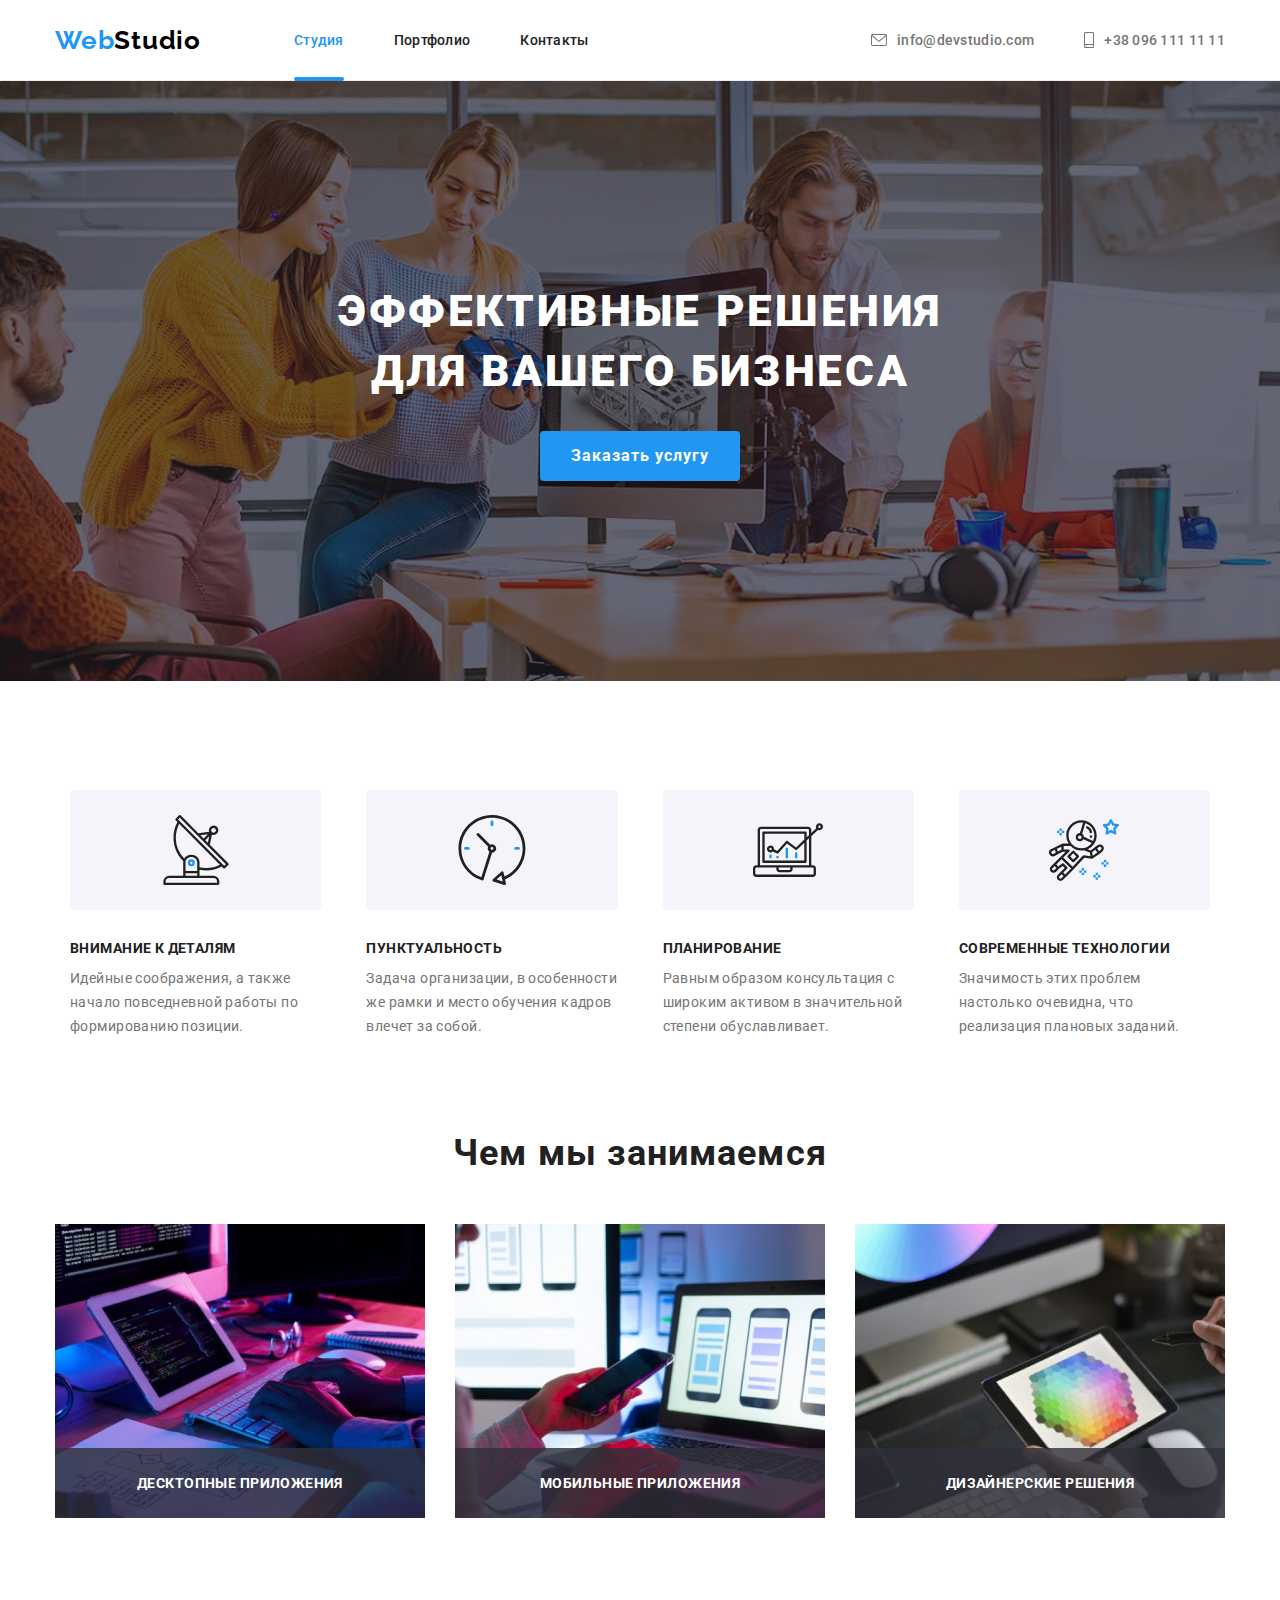
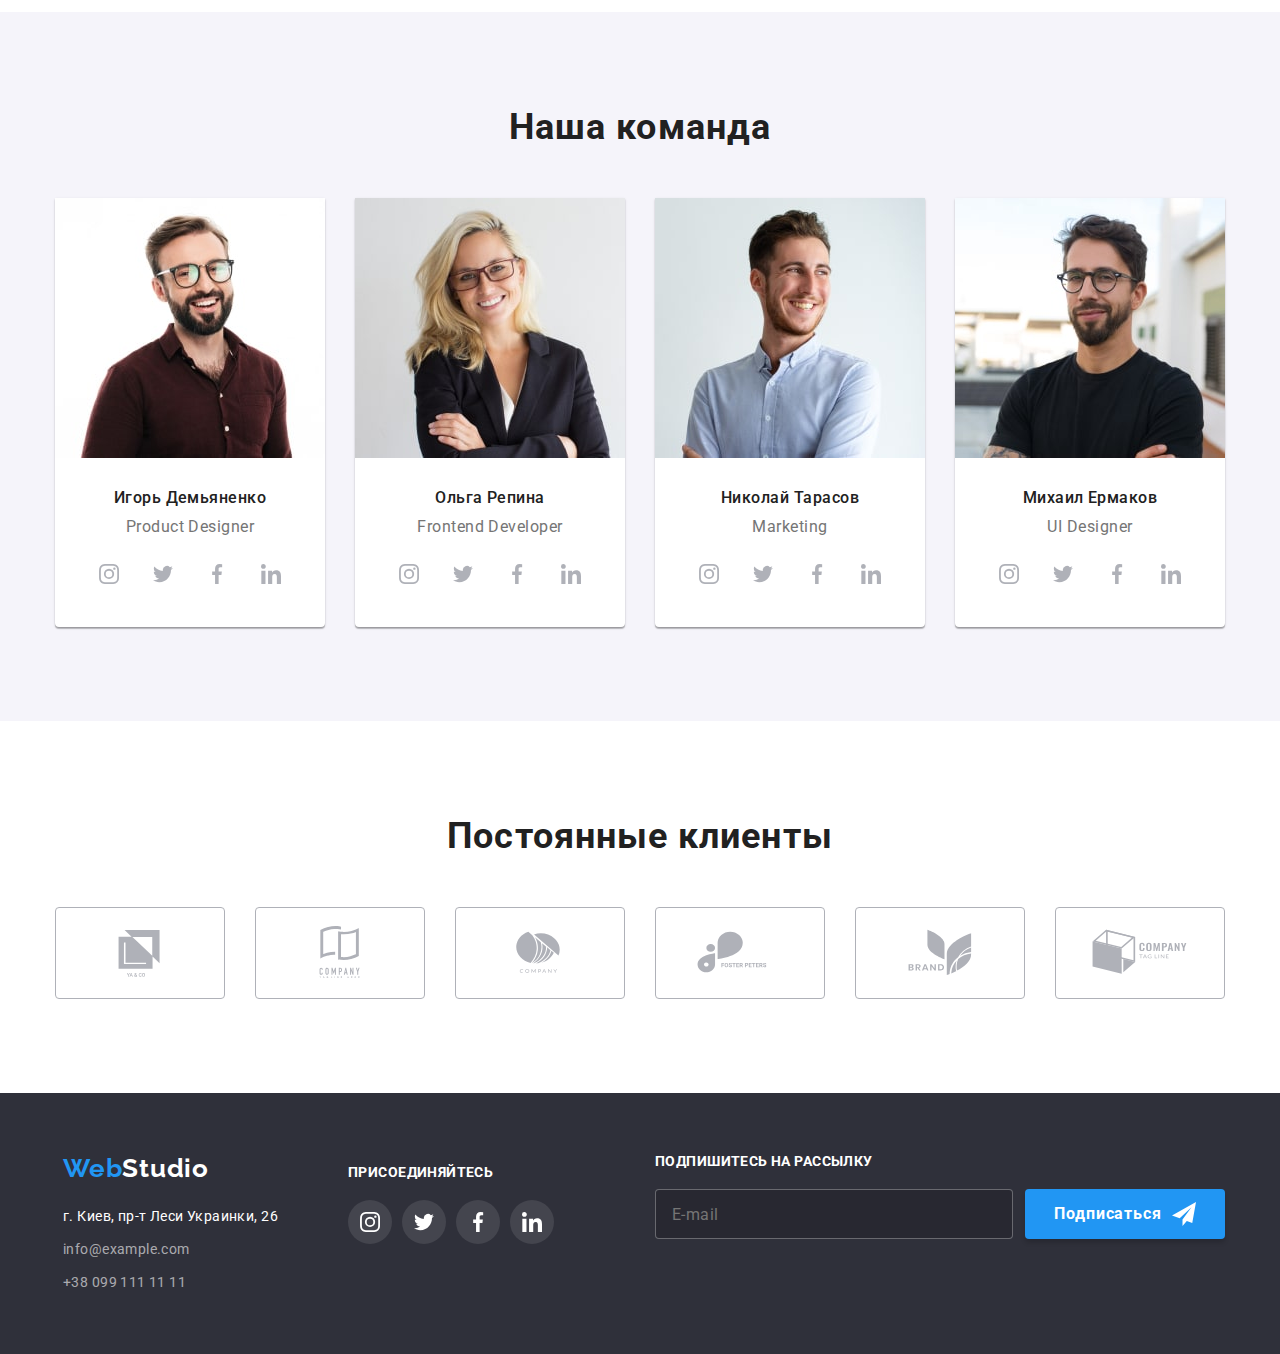
<file: index.html>
<!DOCTYPE html>
<html lang="ru">
    <head>
        <meta charset="UTF-8" />
        <meta http-equiv="X-UA-Compatible" content="IE=edge" />
        <meta name="viewport" content="width=device-width, initial-scale=1.0" />
        <title>goit-markup-hw-08</title>
        <link
            rel="stylesheet"
            href="https://cdnjs.cloudflare.com/ajax/libs/modern-normalize/1.1.0/modern-normalize.min.css"
        />
        <link rel="preconnect" href="https://fonts.googleapis.com" />
        <link rel="preconnect" href="https://fonts.gstatic.com" crossorigin />
        <link
            href="https://fonts.googleapis.com/css2?family=Raleway:wght@700&family=Roboto:wght@400;500;700;900&display=swap"
            rel="stylesheet"
        />
        <link rel="stylesheet" href="./css/main.min.css" />
    </head>

    <body>
        <!-- Шапка -->
        <header class="header">
            <div class="container header__container">
                <nav class="header__nav">
                    <div class="mobile-header">
                        <a class="logo header__logo" href="" lang="en"
                            >Web<span class="header__logo--color">Studio</span>
                        </a>
                        <button
                            class="menu-toggle"
                            type="button"
                            aria-expanded="false"
                            aria-controls="mobile-menu"
                            data-menu-open
                        >
                            <svg class="menu-toggle__icon" width="24" height="16">
                                <use href="./images/icons.svg#icon-open"></use>
                            </svg>
                        </button>
                    </div>
                    <ul class="site-nav__list">
                        <li class="site-nav__item">
                            <a class="site-nav__link site-nav__link--active" href="./index.html">Студия</a>
                        </li>

                        <li class="site-nav__item">
                            <a class="site-nav__link" href="./portfolio.html">Портфолио</a>
                        </li>

                        <li class="site-nav__item">
                            <a class="site-nav__link" href="">Контакты</a>
                        </li>
                    </ul>
                </nav>

                <ul class="header-contacts">
                    <li class="header-contacts__item">
                        <a class="header-contacts__link" href="mailto:info@devstudio.com">
                            <svg class="header-contacts__icon header-contacts__icon--mail" width="16" height="12">
                                <use href="./images/sprite.svg#icon-envelope"></use>
                            </svg>
                            info@devstudio.com
                        </a>
                    </li>

                    <li class="header-contacts__item">
                        <a class="header-contacts__link" href="tel:+380961111111">
                            <svg class="header-contacts__icon header-contacts__icon--tel" width="10" height="16">
                                <use href="./images/sprite.svg#icon-smartphone"></use>
                            </svg>
                            +38 096 111 11 11
                        </a>
                    </li>
                </ul>
            </div>

            <!-- Мобильное меню -->

            <div class="mobile-menu" id="mobile-menu" data-menu>
                <button class="menu-toggle" type="button" data-menu-close>
                    <svg class="menu-toggle__icon" width="24" height="16">
                        <use href="./images/icons.svg#icon-close_24px"></use>
                    </svg>
                </button>

                <div class="menu-nav">
                    <ul class="menu-nav__list">
                        <li class="menu-nav__item">
                            <a class="menu-nav__link menu-nav__link--active" href="./index.html">Студия</a>
                        </li>

                        <li class="menu-nav__item">
                            <a class="menu-nav__link" href="./portfolio.html">Портфолио</a>
                        </li>

                        <li class="menu-nav__item">
                            <a class="menu-nav__link" href="">Контакты</a>
                        </li>
                    </ul>
                </div>
                <div class="menu-contacts">
                    <ul class="menu-contacts__list">
                        <li class="menu-contacts__tel">
                            <a class="menu-contacts__link" href="tel:+380961111111"> +38 096 111 11 11 </a>
                        </li>
                        <li class="menu-contacts__mail">
                            <a class="menu-contacts__link" href="mailto:info@devstudio.com"> info@devstudio.com </a>
                        </li>
                    </ul>
                    <ul class="menu-socials__list">
                        <li class="menu-socials__item">
                            <a
                                class="menu-socials__link"
                                href="https://www.instagram.com/"
                                target="_blank"
                                rel="noopener noreferrer nofollow"
                                >Instagram
                            </a>
                        </li>

                        <li class="menu-socials__item">
                            <a
                                class="menu-socials__link"
                                href="https://www.twitter.com/"
                                target="_blank"
                                rel="noopener noreferrer nofollow"
                                >Twitter
                            </a>
                        </li>

                        <li class="menu-socials__item">
                            <a
                                class="menu-socials__link"
                                href="https://www.facebook.com/"
                                target="_blank"
                                rel="noopener noreferrer nofollow"
                                >Facebook
                            </a>
                        </li>

                        <li class="menu-socials__item">
                            <a
                                class="menu-socials__link"
                                href="https://www.linkedin.com/"
                                target="_blank"
                                rel="noopener noreferrer nofollow"
                                >LinkedIn
                            </a>
                        </li>
                    </ul>
                </div>
            </div>
        </header>
        <main>
            <!-- Герой -->

            <section class="hero hero--padding section">
                <div class="container">
                    <h1 class="hero__title">Эффективные решения для вашего бизнеса</h1>
                    <button class="button hero__button" type="button" data-modal-open>Заказать услугу</button>
                </div>
            </section>

            <!-- Особенности -->

            <section class="features section">
                <div class="container">
                    <h2 class="visually-hidden">Наши особенности</h2>
                    <ul class="features__list">
                        <li class="features__item">
                            <div class="features__thumb">
                                <svg class="features__icon" width="70" height="70">
                                    <use href="./images/sprite.svg#icon-antenna"></use>
                                </svg>
                            </div>
                            <h3 class="features__title">Внимание к деталям</h3>
                            <p class="features__text">
                                Идейные соображения, а также начало повседневной работы по формированию позиции.
                            </p>
                        </li>

                        <li class="features__item">
                            <div class="features__thumb">
                                <svg class="features__icon" width="70" height="70">
                                    <use href="./images/sprite.svg#icon-clock"></use>
                                </svg>
                            </div>
                            <h3 class="features__title">Пунктуальность</h3>
                            <p class="features__text">
                                Задача организации, в особенности же рамки и место обучения кадров влечет за собой.
                            </p>
                        </li>

                        <li class="features__item">
                            <div class="features__thumb">
                                <svg class="features__icon" width="70" height="70">
                                    <use href="./images/sprite.svg#icon-diagram"></use>
                                </svg>
                            </div>
                            <h3 class="features__title">Планирование</h3>
                            <p class="features__text">
                                Равным образом консультация с широким активом в значительной степени обуславливает.
                            </p>
                        </li>

                        <li class="features__item">
                            <div class="features__thumb">
                                <svg class="features__icon" width="70" height="70">
                                    <use href="./images/sprite.svg#icon-astronaut"></use>
                                </svg>
                            </div>
                            <h3 class="features__title">Современные технологии</h3>
                            <p class="features__text">
                                Значимость этих проблем настолько очевидна, что реализация плановых заданий.
                            </p>
                        </li>
                    </ul>
                </div>
            </section>

            <!-- Чем мы занимаемся -->

            <section class="works section">
                <div class="container">
                    <h2 class="works__title">Чем мы занимаемся</h2>
                    <ul class="works__list">
                        <li class="works__item">
                            <picture>
                                <source
                                    media="(min-width: 1200px)"
                                    srcset="
                                        ./images/studio/we-doing/doing-1-desk-min.jpg    1x,
                                        ./images/studio/we-doing/doing-1-desk@2x-min.jpg 2x
                                    "
                                />
                                <img
                                    class="works__image"
                                    src="./images/studio/we-doing/doing-1-desk-min.jpg"
                                    alt="Десктопные приложения"
                                />
                            </picture>

                            <h3 class="works__label">Десктопные приложения</h3>
                        </li>

                        <li class="works__item">
                            <picture>
                                <source
                                    media="(min-width: 1200px)"
                                    srcset="
                                        ./images/studio/we-doing/doing-2-desk-min.jpg    1x,
                                        ./images/studio/we-doing/doing-2-desk@2x-min.jpg 2x
                                    "
                                />
                                <img
                                    class="works__image"
                                    src="./images/studio/we-doing/doing-2-desk-min.jpg"
                                    alt="Мобильные приложения"
                                />
                            </picture>

                            <h3 class="works__label">Мобильные приложения</h3>
                        </li>

                        <li class="works__item">
                            <picture>
                                <source
                                    media="(min-width: 1200px)"
                                    srcset="
                                        ./images/studio/we-doing/doing-3-desk-min.jpg    1x,
                                        ./images/studio/we-doing/doing-3-desk@2x-min.jpg 2x
                                    "
                                />
                                <img
                                    class="works__image"
                                    src="./images/studio/we-doing/doing-3-desk-min.jpg"
                                    alt="Дизайнерские решения"
                                />
                            </picture>

                            <h3 class="works__label">Дизайнерские решения</h3>
                        </li>
                    </ul>
                </div>
            </section>

            <!-- Наша команда -->

            <section class="team section">
                <div class="container">
                    <h2 class="team__title">Наша команда</h2>
                    <ul class="team__list">
                        <li class="team__item">
                            <article>
                                <picture>
                                    <source
                                        media="(min-width: 1200px)"
                                        srcset="
                                            ./images/studio/our-team/desktop/team-1-desk-min.jpg    1x,
                                            ./images/studio/our-team/desktop/team-1-desk@2x-min.jpg 2x
                                        "
                                    />
                                    <source
                                        media="(min-width: 768px)"
                                        srcset="
                                            ./images/studio/our-team/tablet/team-1-tab-min.jpg    1x,
                                            ./images/studio/our-team/tablet/team-1-tab@2x-min.jpg 2x
                                        "
                                    />
                                    <source
                                        media="(max-width: 767px)"
                                        srcset="
                                            ./images/studio/our-team/mobile/team-1-mob-min.jpg    1x,
                                            ./images/studio/our-team/mobile/team-1-mob@2x-min.jpg 2x
                                        "
                                    />
                                    <img
                                        class="team-member__image"
                                        src="./images/studio/our-team/mobile/team-1-mob-min.jpg"
                                        alt="Игорь Демьяненко"
                                    />
                                </picture>

                                <div class="team-member__content">
                                    <h3 class="team-member__title">Игорь Демьяненко</h3>
                                    <p class="team-member__text">Product Designer</p>

                                    <ul class="socials-list">
                                        <li class="socials__item">
                                            <a
                                                class="socials__link team__link--decor"
                                                href="https://www.instagram.com/"
                                                target="_blank"
                                                rel="noopener noreferrer nofollow"
                                            >
                                                <svg
                                                    class="socials__icon team__icon--decor icon"
                                                    width="20"
                                                    height="20"
                                                >
                                                    <use href="./images/sprite.svg#icon-instagram"></use>
                                                </svg>
                                            </a>
                                        </li>

                                        <li class="socials__item">
                                            <a
                                                class="socials__link team__link--decor"
                                                href="https://www.twitter.com/"
                                                target="_blank"
                                                rel="noopener noreferrer nofollow"
                                            >
                                                <svg
                                                    class="socials__icon team__icon--decor icon"
                                                    width="20"
                                                    height="20"
                                                >
                                                    <use href="./images/sprite.svg#icon-twitter"></use>
                                                </svg>
                                            </a>
                                        </li>

                                        <li class="socials__item">
                                            <a
                                                class="socials__link team__link--decor"
                                                href="https://www.facebook.com/"
                                                target="_blank"
                                                rel="noopener noreferrer nofollow"
                                            >
                                                <svg
                                                    class="socials__icon team__icon--decor icon"
                                                    width="20"
                                                    height="20"
                                                >
                                                    <use href="./images/sprite.svg#icon-facebook"></use>
                                                </svg>
                                            </a>
                                        </li>

                                        <li class="socials__item">
                                            <a
                                                class="socials__link team__link--decor"
                                                href="https://www.linkedin.com/"
                                                target="_blank"
                                                rel="noopener noreferrer nofollow"
                                            >
                                                <svg
                                                    class="socials__icon team__icon--decor icon"
                                                    width="20"
                                                    height="20"
                                                >
                                                    <use href="./images/sprite.svg#icon-linkedin"></use>
                                                </svg>
                                            </a>
                                        </li>
                                    </ul>
                                </div>
                            </article>
                        </li>

                        <li class="team__item">
                            <article>
                                <picture>
                                    <source
                                        media="(min-width: 1200px)"
                                        srcset="
                                            ./images/studio/our-team/desktop/team-2-desk-min.jpg    1x,
                                            ./images/studio/our-team/desktop/team-2-desk@2x-min.jpg 2x
                                        "
                                    />
                                    <source
                                        media="(min-width: 768px)"
                                        srcset="
                                            ./images/studio/our-team/tablet/team-2-tab-min.jpg    1x,
                                            ./images/studio/our-team/tablet/team-2-tab@2x-min.jpg 2x
                                        "
                                    />
                                    <source
                                        media="(max-width: 767px)"
                                        srcset="
                                            ./images/studio/our-team/mobile/team-2-mob-min.jpg    1x,
                                            ./images/studio/our-team/mobile/team-2-mob@2x-min.jpg 2x
                                        "
                                    />
                                    <img
                                        class="team-member__image"
                                        src="./images/studio/our-team/mobile/team-2-mob-min.jpg"
                                        alt="Ольга Репина"
                                    />
                                </picture>

                                <div class="team-member__content">
                                    <h3 class="team-member__title">Ольга Репина</h3>
                                    <p class="team-member__text">Frontend Developer</p>

                                    <ul class="socials-list">
                                        <li class="socials__item">
                                            <a
                                                class="socials__link team__link--decor"
                                                href="https://www.instagram.com/"
                                                target="_blank"
                                                rel="noopener noreferrer nofollow"
                                            >
                                                <svg
                                                    class="socials__icon team__icon--decor icon"
                                                    width="20"
                                                    height="20"
                                                >
                                                    <use href="./images/sprite.svg#icon-instagram"></use>
                                                </svg>
                                            </a>
                                        </li>

                                        <li class="socials__item">
                                            <a
                                                class="socials__link team__link--decor"
                                                href="https://www.twitter.com/"
                                                target="_blank"
                                                rel="noopener noreferrer nofollow"
                                            >
                                                <svg
                                                    class="socials__icon team__icon--decor icon"
                                                    width="20"
                                                    height="20"
                                                >
                                                    <use href="./images/sprite.svg#icon-twitter"></use>
                                                </svg>
                                            </a>
                                        </li>

                                        <li class="socials__item">
                                            <a
                                                class="socials__link team__link--decor"
                                                href="https://www.facebook.com/"
                                                target="_blank"
                                                rel="noopener noreferrer nofollow"
                                            >
                                                <svg
                                                    class="socials__icon team__icon--decor icon"
                                                    width="20"
                                                    height="20"
                                                >
                                                    <use href="./images/sprite.svg#icon-facebook"></use>
                                                </svg>
                                            </a>
                                        </li>

                                        <li class="socials__item">
                                            <a
                                                class="socials__link team__link--decor"
                                                href="https://www.linkedin.com/"
                                                target="_blank"
                                                rel="noopener noreferrer nofollow"
                                            >
                                                <svg
                                                    class="socials__icon team__icon--decor icon"
                                                    width="20"
                                                    height="20"
                                                >
                                                    <use href="./images/sprite.svg#icon-linkedin"></use>
                                                </svg>
                                            </a>
                                        </li>
                                    </ul>
                                </div>
                            </article>
                        </li>

                        <li class="team__item">
                            <article>
                                <picture>
                                    <source
                                        media="(min-width: 1200px)"
                                        srcset="
                                            ./images/studio/our-team/desktop/team-3-desk-min.jpg    1x,
                                            ./images/studio/our-team/desktop/team-3-desk@2x-min.jpg 2x
                                        "
                                    />
                                    <source
                                        media="(min-width: 768px)"
                                        srcset="
                                            ./images/studio/our-team/tablet/team-3-tab-min.jpg    1x,
                                            ./images/studio/our-team/tablet/team-3-tab@2x-min.jpg 2x
                                        "
                                    />
                                    <source
                                        media="(max-width: 767px)"
                                        srcset="
                                            ./images/studio/our-team/mobile/team-3-mob-min.jpg    1x,
                                            ./images/studio/our-team/mobile/team-3-mob@2x-min.jpg 2x
                                        "
                                    />
                                    <img
                                        class="team-member__image"
                                        src="./images/studio/our-team/mobile/team-3-mob-min.jpg"
                                        alt="Николай Тарасов"
                                    />
                                </picture>

                                <div class="team-member__content">
                                    <h3 class="team-member__title">Николай Тарасов</h3>
                                    <p class="team-member__text">Marketing</p>

                                    <ul class="socials-list">
                                        <li class="socials__item">
                                            <a
                                                class="socials__link team__link--decor"
                                                href="https://www.instagram.com/"
                                                target="_blank"
                                                rel="noopener noreferrer nofollow"
                                            >
                                                <svg
                                                    class="socials__icon team__icon--decor icon"
                                                    width="20"
                                                    height="20"
                                                >
                                                    <use href="./images/sprite.svg#icon-instagram"></use>
                                                </svg>
                                            </a>
                                        </li>

                                        <li class="socials__item">
                                            <a
                                                class="socials__link team__link--decor"
                                                href="https://www.twitter.com/"
                                                target="_blank"
                                                rel="noopener noreferrer nofollow"
                                            >
                                                <svg
                                                    class="socials__icon team__icon--decor icon"
                                                    width="20"
                                                    height="20"
                                                >
                                                    <use href="./images/sprite.svg#icon-twitter"></use>
                                                </svg>
                                            </a>
                                        </li>

                                        <li class="socials__item">
                                            <a
                                                class="socials__link team__link--decor"
                                                href="https://www.facebook.com/"
                                                target="_blank"
                                                rel="noopener noreferrer nofollow"
                                            >
                                                <svg
                                                    class="socials__icon team__icon--decor icon"
                                                    width="20"
                                                    height="20"
                                                >
                                                    <use href="./images/sprite.svg#icon-facebook"></use>
                                                </svg>
                                            </a>
                                        </li>

                                        <li class="socials__item">
                                            <a
                                                class="socials__link team__link--decor"
                                                href="https://www.linkedin.com/"
                                                target="_blank"
                                                rel="noopener noreferrer nofollow"
                                            >
                                                <svg
                                                    class="socials__icon team__icon--decor icon"
                                                    width="20"
                                                    height="20"
                                                >
                                                    <use href="./images/sprite.svg#icon-linkedin"></use>
                                                </svg>
                                            </a>
                                        </li>
                                    </ul>
                                </div>
                            </article>
                        </li>

                        <li class="team__item">
                            <article class="team-member">
                                <picture>
                                    <source
                                        media="(min-width: 1200px)"
                                        srcset="
                                            ./images/studio/our-team/desktop/team-4-desk-min.jpg    1x,
                                            ./images/studio/our-team/desktop/team-4-desk@2x-min.jpg 2x
                                        "
                                    />
                                    <source
                                        media="(min-width: 768px)"
                                        srcset="
                                            ./images/studio/our-team/tablet/team-4-tab-min.jpg    1x,
                                            ./images/studio/our-team/tablet/team-4-tab@2x-min.jpg 2x
                                        "
                                    />
                                    <source
                                        media="(max-width: 767px)"
                                        srcset="
                                            ./images/studio/our-team/mobile/team-4-mob-min.jpg    1x,
                                            ./images/studio/our-team/mobile/team-4-mob@2x-min.jpg 2x
                                        "
                                    />
                                    <img
                                        class="team-member__image"
                                        src="./images/studio/our-team/mobile/team-4-mob-min.jpg"
                                        alt="Игорь Демьяненко"
                                    />
                                </picture>

                                <div class="team-member__content">
                                    <h3 class="team-member__title">Михаил Ермаков</h3>
                                    <p class="team-member__text">UI Designer</p>

                                    <ul class="socials-list">
                                        <li class="socials__item">
                                            <a
                                                class="socials__link team__link--decor"
                                                href="https://www.instagram.com/"
                                                target="_blank"
                                                rel="noopener noreferrer nofollow"
                                            >
                                                <svg
                                                    class="socials__icon team__icon--decor icon"
                                                    width="20"
                                                    height="20"
                                                >
                                                    <use href="./images/sprite.svg#icon-instagram"></use>
                                                </svg>
                                            </a>
                                        </li>

                                        <li class="socials__item">
                                            <a
                                                class="socials__link team__link--decor"
                                                href="https://www.twitter.com/"
                                                target="_blank"
                                                rel="noopener noreferrer nofollow"
                                            >
                                                <svg
                                                    class="socials__icon team__icon--decor icon"
                                                    width="20"
                                                    height="20"
                                                >
                                                    <use href="./images/sprite.svg#icon-twitter"></use>
                                                </svg>
                                            </a>
                                        </li>

                                        <li class="socials__item">
                                            <a
                                                class="socials__link team__link--decor"
                                                href="https://www.facebook.com/"
                                                target="_blank"
                                                rel="noopener noreferrer nofollow"
                                            >
                                                <svg
                                                    class="socials__icon team__icon--decor icon"
                                                    width="20"
                                                    height="20"
                                                >
                                                    <use href="./images/sprite.svg#icon-facebook"></use>
                                                </svg>
                                            </a>
                                        </li>

                                        <li class="socials__item">
                                            <a
                                                class="socials__link team__link--decor"
                                                href="https://www.linkedin.com/"
                                                target="_blank"
                                                rel="noopener noreferrer nofollow"
                                            >
                                                <svg
                                                    class="socials__icon team__icon--decor icon"
                                                    width="20"
                                                    height="20"
                                                >
                                                    <use href="./images/sprite.svg#icon-linkedin"></use>
                                                </svg>
                                            </a>
                                        </li>
                                    </ul>
                                </div>
                            </article>
                        </li>
                    </ul>
                </div>
            </section>

            <!-- Постоянные клиенты -->

            <section class="clients section">
                <div class="container">
                    <h2 class="clients__title">Постоянные клиенты</h2>

                    <ul class="clients__list">
                        <li class="clients__item">
                            <a class="clients__link" href="">
                                <svg class="clients__icon" width="106" height="60">
                                    <use href="./images/sprite.svg#icon-client-1"></use>
                                </svg>
                            </a>
                        </li>

                        <li class="clients__item">
                            <a class="clients__link" href="">
                                <svg class="clients__icon" width="106" height="60">
                                    <use href="./images/sprite.svg#icon-client-2"></use>
                                </svg>
                            </a>
                        </li>

                        <li class="clients__item">
                            <a class="clients__link" href="">
                                <svg class="clients__icon" width="106" height="60">
                                    <use href="./images/sprite.svg#icon-client-3"></use>
                                </svg>
                            </a>
                        </li>

                        <li class="clients__item">
                            <a class="clients__link" href="">
                                <svg class="clients__icon" width="106" height="60">
                                    <use href="./images/sprite.svg#icon-client-4"></use>
                                </svg>
                            </a>
                        </li>

                        <li class="clients__item">
                            <a class="clients__link" href="">
                                <svg class="clients__icon" width="106" height="60">
                                    <use href="./images/sprite.svg#icon-client-5"></use>
                                </svg>
                            </a>
                        </li>

                        <li class="clients__item">
                            <a class="clients__link" href="">
                                <svg class="clients__icon" width="106" height="60">
                                    <use href="./images/sprite.svg#icon-client-6"></use>
                                </svg>
                            </a>
                        </li>
                    </ul>
                </div>
            </section>
        </main>

        <!-- Футер -->

        <footer class="footer">
            <div class="container footer__container">
                <div class="footer-contacts-socials">
                    <div class="footer-contacts">
                        <a class="logo footer__logo" href="" lang="en"
                            >Web<span class="footer__logo--color">Studio</span>
                        </a>

                        <address class="address">
                            <ul class="footer-contacts__list">
                                <li class="footer-contacts__item">
                                    <a
                                        class="footer-contacts__adds"
                                        href="https://goo.gl/maps/hov3UNKiMbJjnXm66"
                                        target="_blank"
                                        rel="noopener noreferrer nofollow"
                                    >
                                        г. Киев, пр-т Леси Украинки, 26
                                    </a>
                                </li>

                                <li class="footer-contacts__item">
                                    <a class="footer-contacts__mail" href="mailto:info@example.com">info@example.com</a>
                                </li>

                                <li class="footer-contacts__item">
                                    <a class="footer-contacts__tel" href="tel:+380991111111">+38 099 111 11 11</a>
                                </li>
                            </ul>
                        </address>
                    </div>

                    <div class="footer-socials">
                        <b class="footer__title">Присоединяйтесь</b>
                        <ul class="socials-list">
                            <li class="socials__item">
                                <a
                                    class="socials__link footer-socials__link--decor"
                                    href="https://www.instagram.com/"
                                    target="_blank"
                                    rel="noopener noreferrer nofollow"
                                >
                                    <svg class="socials__icon footer-socials__icon--decor icon" width="20" height="20">
                                        <use href="./images/sprite.svg#icon-instagram"></use>
                                    </svg>
                                </a>
                            </li>
                            <li class="socials__item">
                                <a
                                    class="socials__link footer-socials__link--decor"
                                    href="https://twitter.com/"
                                    target="_blank"
                                    rel="noopener noreferrer nofollow"
                                >
                                    <svg class="socials__icon footer-socials__icon--decor icon" width="20" height="20">
                                        <use href="./images/sprite.svg#icon-twitter"></use>
                                    </svg>
                                </a>
                            </li>
                            <li class="socials__item">
                                <a
                                    class="socials__link footer-socials__link--decor"
                                    href="https://www.facebook.com/"
                                    target="_blank"
                                    rel="noopener noreferrer nofollow"
                                    ><svg class="socials__icon footer-socials__icon--decor icon" width="20" height="20">
                                        <use href="./images/sprite.svg#icon-facebook"></use>
                                    </svg>
                                </a>
                            </li>
                            <li class="socials__item">
                                <a
                                    class="socials__link footer-socials__link--decor"
                                    href="https://www.linkedin.com/"
                                    target="_blank"
                                    rel="noopener noreferrer nofollow"
                                >
                                    <svg class="socials__icon footer-socials__icon--decor icon" width="20" height="20">
                                        <use href="./images/sprite.svg#icon-linkedin"></use>
                                    </svg>
                                </a>
                            </li>
                        </ul>
                    </div>
                </div>

                <!-- Подписка на рассылку -->

                <div class="subscribe">
                    <b class="footer__title">Подпишитесь на рассылку</b>
                    <form class="subscribe__form">
                        <input class="subscribe__input" type="email" name="mail" placeholder="E-mail" />

                        <button class="button subscribe__button">
                            Подписаться
                            <svg class="subscribe__icon" width="24" height="24">
                                <use href="./images/icons.svg#icon-send"></use>
                            </svg>
                        </button>
                    </form>
                </div>
            </div>
        </footer>

        <!-- Бэкдроп и модальное окно -->

        <div class="backdrop is-hidden" data-modal>
            <div class="modal">
                <button class="button-close button-close--decor" type="button" data-modal-close>
                    <svg class="button-close__icon" width="18" height="18">
                        <use href="./images/icons.svg#icon-close"></use>
                    </svg>
                </button>

                <b class="form__title">Оставьте свои данные, мы вам перезвоним</b>
                <form class="form">
                    <label class="form__field">
                        <span class="form__label">Имя</span>
                        <input class="form__input" type="text" name="name" />
                        <svg class="form__icon" width="18" height="18">
                            <use href="./images/icons.svg#icon-person"></use>
                        </svg>
                    </label>

                    <label class="form__field">
                        <span class="form__label">Телефон</span>
                        <input class="form__input" type="tel" name="tel" />
                        <svg class="form__icon" width="18" height="18">
                            <use href="./images/icons.svg#icon-phone"></use>
                        </svg>
                    </label>

                    <label class="form__field">
                        <span class="form__label">Почта</span>
                        <input class="form__input" type="email" name="email" />
                        <svg class="form__icon" width="18" height="18">
                            <use href="./images/icons.svg#icon-email"></use>
                        </svg>
                    </label>

                    <label class="form__field comment">
                        <span class="form__label">Комментарий</span>
                        <textarea class="comment__text" name="comment" placeholder="Введите текст"></textarea>
                    </label>

                    <label class="form__field checkbox">
                        <input class="checkbox visually-hidden" type="checkbox" name="policy" />
                        <svg class="checkbox__icon" width="16" height="15">
                            <use href="./images/icons.svg#icon-check"></use>
                        </svg>
                        <span class="checkbox__label"
                            >Соглашаюсь с рассылкой и принимаю &nbsp;
                            <a class="checkbox__policy checkbox__policy--decor-link" href="">Условия договора</a>
                        </span>
                    </label>

                    <button class="button form__button" type="submit">Отправить</button>
                </form>
            </div>
        </div>

        <!-- Скрипты -->

        <script src="./js/modal.js"></script>
        <script src="./js/mobile-menu.js"></script>
    </body>
</html>
</file>
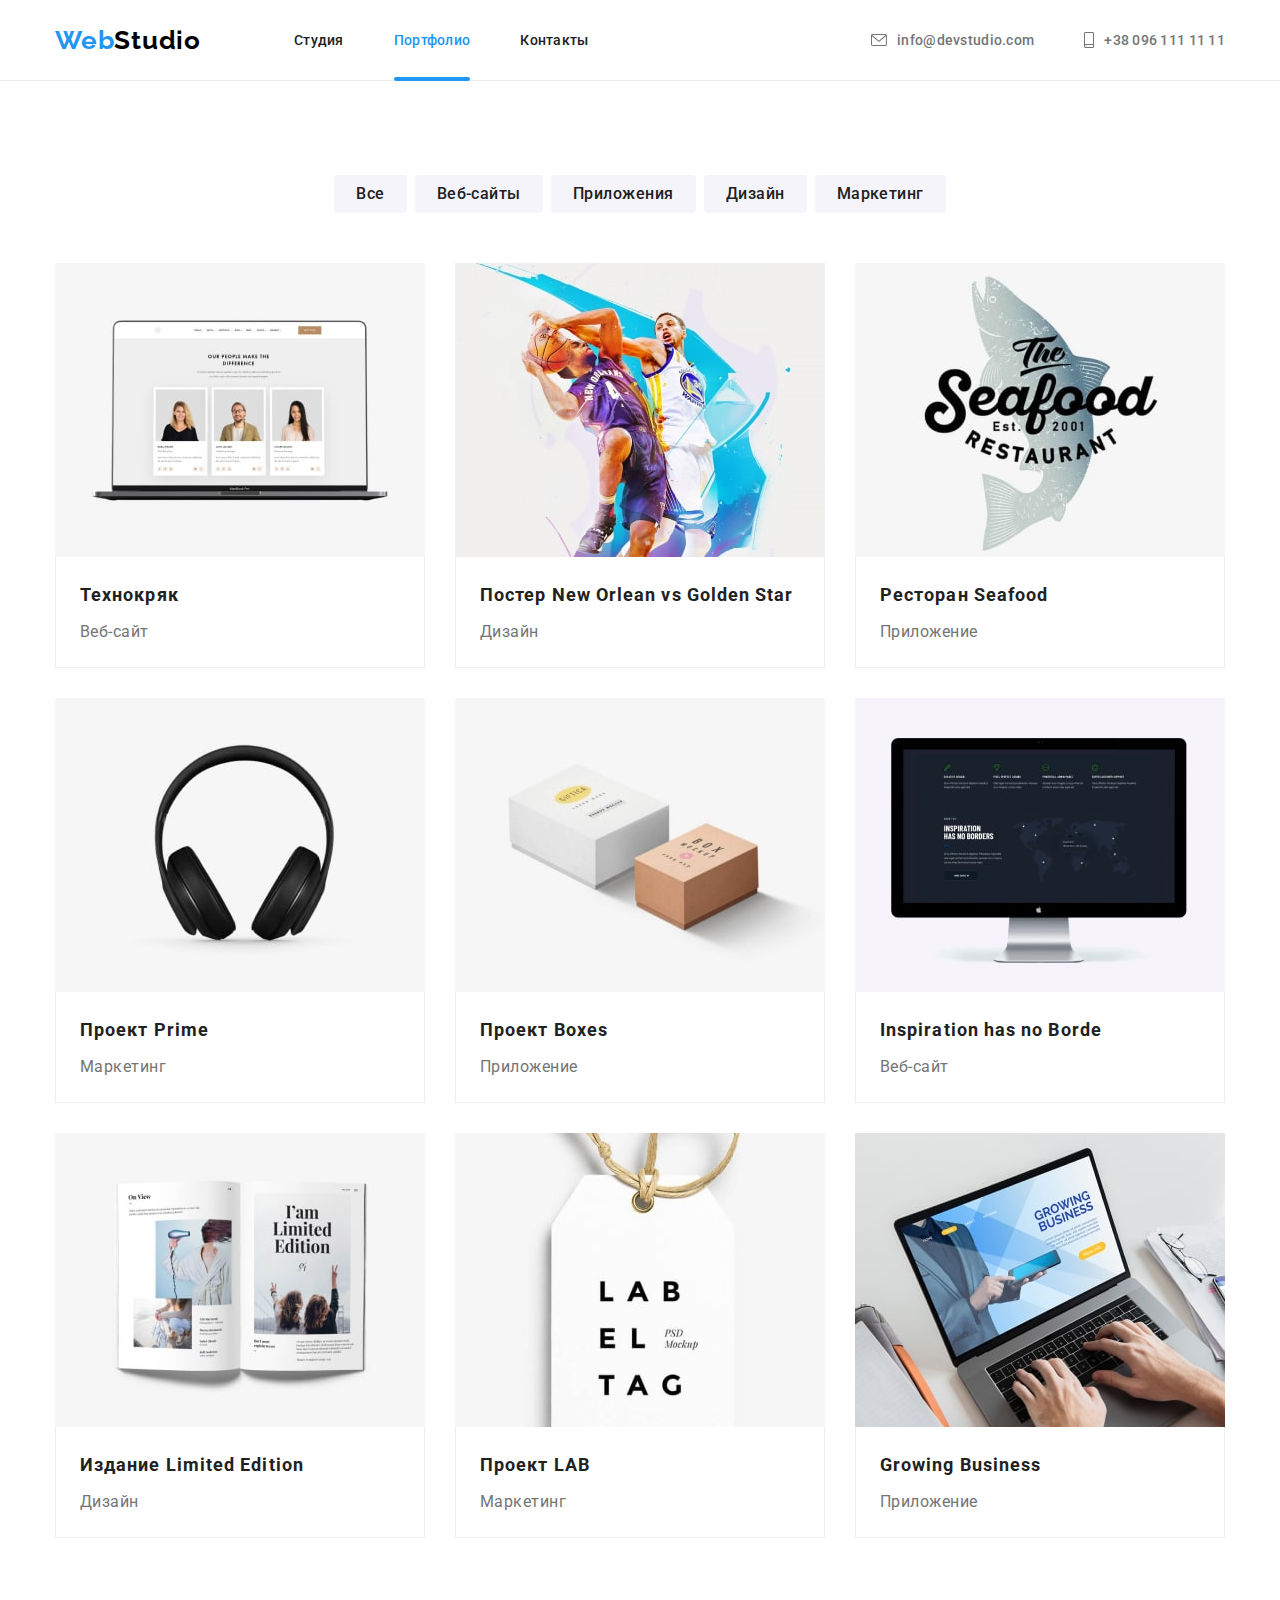
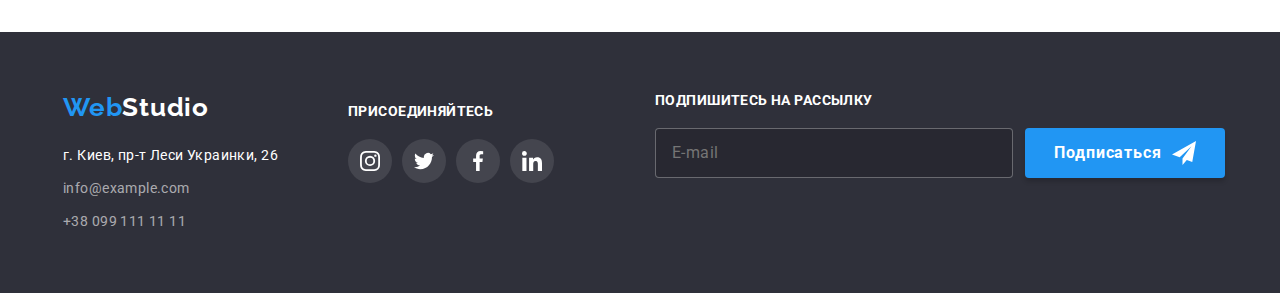
<file: portfolio.html>
<!DOCTYPE html>
<html lang="ru">
    <head>
        <meta charset="UTF-8" />
        <meta http-equiv="X-UA-Compatible" content="IE=edge" />
        <meta name="viewport" content="width=device-width, initial-scale=1.0" />
        <title>goit-markup-hw-02</title>
        <link
            rel="stylesheet"
            href="https://cdnjs.cloudflare.com/ajax/libs/modern-normalize/1.1.0/modern-normalize.min.css"
        />
        <link rel="preconnect" href="https://fonts.googleapis.com" />
        <link rel="preconnect" href="https://fonts.gstatic.com" crossorigin />
        <link
            href="https://fonts.googleapis.com/css2?family=Raleway:wght@700&family=Roboto:wght@400;500;700;900&display=swap"
            rel="stylesheet"
        />
        <link rel="stylesheet" href="./css/main.min.css" />
    </head>

    <body>
        <!-- Шапка -->
        <header class="header">
            <div class="container header__container">
                <nav class="header__nav">
                    <div class="mobile-header">
                        <a class="logo header__logo" href="" lang="en"
                            >Web<span class="header__logo--color">Studio</span>
                        </a>
                        <button
                            class="menu-toggle"
                            type="button"
                            aria-expanded="false"
                            aria-controls="mobile-menu"
                            data-menu-open
                        >
                            <svg class="menu-toggle__icon" width="24" height="16">
                                <use href="./images/icons.svg#icon-open"></use>
                            </svg>
                        </button>
                    </div>
                    <ul class="site-nav__list">
                        <li class="site-nav__item">
                            <a class="site-nav__link" href="./index.html">Студия</a>
                        </li>

                        <li class="site-nav__item">
                            <a class="site-nav__link site-nav__link--active" href="./portfolio.html">Портфолио</a>
                        </li>

                        <li class="site-nav__item">
                            <a class="site-nav__link" href="">Контакты</a>
                        </li>
                    </ul>
                </nav>

                <ul class="header-contacts">
                    <li class="header-contacts__item">
                        <a class="header-contacts__link" href="mailto:info@devstudio.com">
                            <svg class="header-contacts__icon header-contacts__icon--mail" width="16" height="12">
                                <use href="./images/sprite.svg#icon-envelope"></use>
                            </svg>
                            info@devstudio.com
                        </a>
                    </li>

                    <li class="header-contacts__item">
                        <a class="header-contacts__link" href="tel:+380961111111">
                            <svg class="header-contacts__icon header-contacts__icon--tel" width="10" height="16">
                                <use href="./images/sprite.svg#icon-smartphone"></use>
                            </svg>
                            +38 096 111 11 11
                        </a>
                    </li>
                </ul>
            </div>

            <!-- Мобильное меню -->

            <div class="mobile-menu" id="mobile-menu" data-menu>
                <button class="menu-toggle" type="button" data-menu-close>
                    <svg class="menu-toggle__icon" width="24" height="16">
                        <use href="./images/icons.svg#icon-close_24px"></use>
                    </svg>
                </button>

                <div class="menu-nav">
                    <ul class="menu-nav__list">
                        <li class="menu-nav__item">
                            <a class="menu-nav__link" href="./index.html">Студия</a>
                        </li>

                        <li class="menu-nav__item">
                            <a class="menu-nav__link menu-nav__link--active" href="./portfolio.html">Портфолио</a>
                        </li>

                        <li class="menu-nav__item">
                            <a class="menu-nav__link" href="">Контакты</a>
                        </li>
                    </ul>
                </div>
                <div class="menu-contacts">
                    <ul class="menu-contacts__list">
                        <li class="menu-contacts__tel">
                            <a class="menu-contacts__link" href="tel:+380961111111"> +38 096 111 11 11 </a>
                        </li>
                        <li class="menu-contacts__mail">
                            <a class="menu-contacts__link" href="mailto:info@devstudio.com"> info@devstudio.com </a>
                        </li>
                    </ul>
                    <ul class="menu-socials__list menu-socials__list--margin">
                        <li class="menu-socials__item menu-socials__item--margin">
                            <a
                                class="menu-socials__link"
                                href="https://www.instagram.com/"
                                target="_blank"
                                rel="noopener noreferrer nofollow"
                                >Instagram
                            </a>
                        </li>

                        <li class="menu-socials__item menu-socials__item--margin">
                            <a
                                class="menu-socials__link"
                                href="https://www.twitter.com/"
                                target="_blank"
                                rel="noopener noreferrer nofollow"
                                >Twitter
                            </a>
                        </li>

                        <li class="menu-socials__item menu-socials__item--margin">
                            <a
                                class="menu-socials__link"
                                href="https://www.facebook.com/"
                                target="_blank"
                                rel="noopener noreferrer nofollow"
                                >Facebook
                            </a>
                        </li>

                        <li class="menu-socials__item menu-socials__item--margin">
                            <a
                                class="menu-socials__link"
                                href="https://www.linkedin.com/"
                                target="_blank"
                                rel="noopener noreferrer nofollow"
                                >LinkedIn
                            </a>
                        </li>
                    </ul>
                </div>
            </div>
        </header>

        <main>
            <!-- Портфолио -->
            <section class="portfolio section">
                <div class="container">
                    <h1 class="visually-hidden">Портфолио</h1>

                    <!-- Навигация для секции Портфолио -->
                    <nav class="nav">
                        <ul class="nav__list">
                            <li class="nav__item">
                                <button class="nav__button" type="button">Все</button>
                            </li>

                            <li class="nav__item">
                                <button class="nav__button" type="button">Веб-сайты</button>
                            </li>

                            <li class="nav__item">
                                <button class="nav__button" type="button">Приложения</button>
                            </li>

                            <li class="nav__item">
                                <button class="nav__button" type="button">Дизайн</button>
                            </li>

                            <li class="nav__item">
                                <button class="nav__button" type="button">Маркетинг</button>
                            </li>
                        </ul>
                    </nav>

                    <!-- Сетка для карточек Портфолио -->

                    <ul class="card-set card-set--margin">
                        <li class="card-set__item card-set__item--margin">
                            <a class="card-set__link link" href="">
                                <div class="card-set__thumb">
                                    <picture>
                                        <source
                                            media="(min-width: 1200px)"
                                            srcset="
                                                ./images/portfolio/desktop/portfolio-1-desk-min.jpg    1x,
                                                ./images/portfolio/desktop/portfolio-1-desk@2x-min.jpg 2x
                                            "
                                        />
                                        <source
                                            media="(min-width: 768px)"
                                            srcset="
                                                ./images/portfolio/tablet/portfolio-1-tab-min.jpg    1x,
                                                ./images/portfolio/tablet/portfolio-1-tab@2x-min.jpg 2x
                                            "
                                        />
                                        <source
                                            media="(max-width: 767px)"
                                            srcset="
                                                ./images/portfolio/mobile/portfolio-1-mob-min.jpg    1x,
                                                ./images/portfolio/mobile/portfolio-1-mob@2x-min.jpg 2x
                                            "
                                        />
                                        <img
                                            class="card-set__image"
                                            src="./images/portfolio/mobile/portfolio-1-mob-min.jpg"
                                            alt="Технокряк"
                                        />
                                    </picture>

                                    <div class="overlay">
                                        <p class="card-set__description">
                                            Технокряк это современная площадка распространения коронавируса. Компании
                                            используют эту платформу для цифрового шпионажа и атак на защищённые сервера
                                            конкурентов.
                                        </p>
                                    </div>
                                </div>
                                <div class="card-set__content">
                                    <h2 class="card-set__title">Технокряк</h2>
                                    <p class="card-set__text">Веб-сайт</p>
                                </div>
                            </a>
                        </li>

                        <li class="card-set__item card-set__item--margin">
                            <a class="card-set__link link" href="">
                                <div class="card-set__thumb">
                                    <picture>
                                        <source
                                            media="(min-width: 1200px)"
                                            srcset="
                                                ./images/portfolio/desktop/portfolio-2-desk-min.jpg    1x,
                                                ./images/portfolio/desktop/portfolio-2-desk@2x-min.jpg 2x
                                            "
                                        />
                                        <source
                                            media="(min-width: 768px)"
                                            srcset="
                                                ./images/portfolio/tablet/portfolio-2-tab-min.jpg    1x,
                                                ./images/portfolio/tablet/portfolio-2-tab@2x-min.jpg 2x
                                            "
                                        />
                                        <source
                                            media="(max-width: 767px)"
                                            srcset="
                                                ./images/portfolio/mobile/portfolio-2-mob-min.jpg    1x,
                                                ./images/portfolio/mobile/portfolio-2-mob@2x-min.jpg 2x
                                            "
                                        />
                                        <img
                                            class="card-set__image"
                                            src="./images/portfolio/mobile/portfolio-2-mob-min.jpg"
                                            alt="Постер New Orlean vs Golden Star"
                                        />
                                    </picture>

                                    <div class="overlay">
                                        <p class="card-set__description">
                                            Технокряк это современная площадка распространения коронавируса. Компании
                                            используют эту платформу для цифрового шпионажа и атак на защищённые сервера
                                            конкурентов.
                                        </p>
                                    </div>
                                </div>

                                <div class="card-set__content">
                                    <h2 class="card-set__title">
                                        Постер <span lang="en">New Orlean vs Golden Star</span>
                                    </h2>
                                    <p class="card-set__text">Дизайн</p>
                                </div>
                            </a>
                        </li>

                        <li class="card-set__item card-set__item--margin">
                            <a class="card-set__link link" href="">
                                <div class="card-set__thumb">
                                    <picture>
                                        <source
                                            media="(min-width: 1200px)"
                                            srcset="
                                                ./images/portfolio/desktop/portfolio-3-desk-min.jpg    1x,
                                                ./images/portfolio/desktop/portfolio-3-desk@2x-min.jpg 2x
                                            "
                                        />
                                        <source
                                            media="(min-width: 768px)"
                                            srcset="
                                                ./images/portfolio/tablet/portfolio-3-tab-min.jpg    1x,
                                                ./images/portfolio/tablet/portfolio-3-tab@2x-min.jpg 2x
                                            "
                                        />
                                        <source
                                            media="(max-width: 767px)"
                                            srcset="
                                                ./images/portfolio/mobile/portfolio-3-mob-min.jpg    1x,
                                                ./images/portfolio/mobile/portfolio-3-mob@2x-min.jpg 2x
                                            "
                                        />
                                        <img
                                            class="card-set__image"
                                            src="./images/portfolio/mobile/portfolio-3-mob-min.jpg"
                                            alt="Ресторан Seafood"
                                        />
                                    </picture>

                                    <div class="overlay">
                                        <p class="card-set__description">
                                            Технокряк это современная площадка распространения коронавируса. Компании
                                            используют эту платформу для цифрового шпионажа и атак на защищённые сервера
                                            конкурентов.
                                        </p>
                                    </div>
                                </div>

                                <div class="card-set__content">
                                    <h2 class="card-set__title">Ресторан <span lang="en">Seafood</span></h2>
                                    <p class="card-set__text">Приложение</p>
                                </div>
                            </a>
                        </li>

                        <li class="card-set__item card-set__item--margin">
                            <a class="card-set__link link" href="">
                                <div class="card-set__thumb">
                                    <picture>
                                        <source
                                            media="(min-width: 1200px)"
                                            srcset="
                                                ./images/portfolio/desktop/portfolio-4-desk-min.jpg    1x,
                                                ./images/portfolio/desktop/portfolio-4-desk@2x-min.jpg 2x
                                            "
                                        />
                                        <source
                                            media="(min-width: 768px)"
                                            srcset="
                                                ./images/portfolio/tablet/portfolio-4-tab-min.jpg    1x,
                                                ./images/portfolio/tablet/portfolio-4-tab@2x-min.jpg 2x
                                            "
                                        />
                                        <source
                                            media="(max-width: 767px)"
                                            srcset="
                                                ./images/portfolio/mobile/portfolio-4-mob-min.jpg    1x,
                                                ./images/portfolio/mobile/portfolio-4-mob@2x-min.jpg 2x
                                            "
                                        />
                                        <img
                                            class="card-set__image"
                                            src="./images/portfolio/mobile/portfolio-4-mob-min.jpg"
                                            alt="Проект Prime"
                                        />
                                    </picture>

                                    <div class="overlay">
                                        <p class="card-set__description">
                                            Технокряк это современная площадка распространения коронавируса. Компании
                                            используют эту платформу для цифрового шпионажа и атак на защищённые сервера
                                            конкурентов.
                                        </p>
                                    </div>
                                </div>

                                <div class="card-set__content">
                                    <h2 class="card-set__title">Проект <span lang="en">Prime</span></h2>
                                    <p class="card-set__text">Маркетинг</p>
                                </div>
                            </a>
                        </li>

                        <li class="card-set__item card-set__item--margin">
                            <a class="card-set__link link" href="">
                                <div class="card-set__thumb">
                                    <picture>
                                        <source
                                            media="(min-width: 1200px)"
                                            srcset="
                                                ./images/portfolio/desktop/portfolio-5-desk-min.jpg    1x,
                                                ./images/portfolio/desktop/portfolio-5-desk@2x-min.jpg 2x
                                            "
                                        />
                                        <source
                                            media="(min-width: 768px)"
                                            srcset="
                                                ./images/portfolio/tablet/portfolio-5-tab-min.jpg    1x,
                                                ./images/portfolio/tablet/portfolio-5-tab@2x-min.jpg 2x
                                            "
                                        />
                                        <source
                                            media="(max-width: 767px)"
                                            srcset="
                                                ./images/portfolio/mobile/portfolio-5-mob-min.jpg    1x,
                                                ./images/portfolio/mobile/portfolio-5-mob@2x-min.jpg 2x
                                            "
                                        />
                                        <img
                                            class="card-set__image"
                                            src="./images/portfolio/mobile/portfolio-5-mob-min.jpg"
                                            alt="Проект Boxes"
                                        />
                                    </picture>

                                    <div class="overlay">
                                        <p class="card-set__description">
                                            Технокряк это современная площадка распространения коронавируса. Компании
                                            используют эту платформу для цифрового шпионажа и атак на защищённые сервера
                                            конкурентов.
                                        </p>
                                    </div>
                                </div>

                                <div class="card-set__content">
                                    <h2 class="card-set__title">Проект <span lang="en">Boxes</span></h2>
                                    <p class="card-set__text">Приложение</p>
                                </div>
                            </a>
                        </li>

                        <li class="card-set__item card-set__item--margin">
                            <a class="card-set__link link" href="">
                                <div class="card-set__thumb">
                                    <picture>
                                        <source
                                            media="(min-width: 1200px)"
                                            srcset="
                                                ./images/portfolio/desktop/portfolio-6-desk-min.jpg    1x,
                                                ./images/portfolio/desktop/portfolio-6-desk@2x-min.jpg 2x
                                            "
                                        />
                                        <source
                                            media="(min-width: 768px)"
                                            srcset="
                                                ./images/portfolio/tablet/portfolio-6-tab-min.jpg    1x,
                                                ./images/portfolio/tablet/portfolio-6-tab@2x-min.jpg 2x
                                            "
                                        />
                                        <source
                                            media="(max-width: 767px)"
                                            srcset="
                                                ./images/portfolio/mobile/portfolio-6-mob-min.jpg    1x,
                                                ./images/portfolio/mobile/portfolio-6-mob@2x-min.jpg 2x
                                            "
                                        />
                                        <img
                                            class="card-set__image"
                                            src="./images/portfolio/mobile/portfolio-6-mob-min.jpg"
                                            alt="Inspiration has no Borde"
                                        />
                                    </picture>

                                    <div class="overlay">
                                        <p class="card-set__description">
                                            Технокряк это современная площадка распространения коронавируса. Компании
                                            используют эту платформу для цифрового шпионажа и атак на защищённые сервера
                                            конкурентов.
                                        </p>
                                    </div>
                                </div>

                                <div class="card-set__content">
                                    <h2 class="card-set__title" lang="en">Inspiration has no Borde</h2>
                                    <p class="card-set__text">Веб-сайт</p>
                                </div>
                            </a>
                        </li>

                        <li class="card-set__item card-set__item--margin">
                            <a class="card-set__link link" href="">
                                <div class="card-set__thumb">
                                    <picture>
                                        <source
                                            media="(min-width: 1200px)"
                                            srcset="
                                                ./images/portfolio/desktop/portfolio-7-desk-min.jpg    1x,
                                                ./images/portfolio/desktop/portfolio-7-desk@2x-min.jpg 2x
                                            "
                                        />
                                        <source
                                            media="(min-width: 768px)"
                                            srcset="
                                                ./images/portfolio/tablet/portfolio-7-tab-min.jpg    1x,
                                                ./images/portfolio/tablet/portfolio-7-tab@2x-min.jpg 2x
                                            "
                                        />
                                        <source
                                            media="(max-width: 767px)"
                                            srcset="
                                                ./images/portfolio/mobile/portfolio-7-mob-min.jpg    1x,
                                                ./images/portfolio/mobile/portfolio-7-mob@2x-min.jpg 2x
                                            "
                                        />
                                        <img
                                            class="card-set__image"
                                            src="./images/portfolio/mobile/portfolio-7-mob-min.jpg"
                                            alt="Издание Limited Edition"
                                        />
                                    </picture>

                                    <div class="overlay">
                                        <p class="card-set__description">
                                            Технокряк это современная площадка распространения коронавируса. Компании
                                            используют эту платформу для цифрового шпионажа и атак на защищённые сервера
                                            конкурентов.
                                        </p>
                                    </div>
                                </div>

                                <div class="card-set__content">
                                    <h2 class="card-set__title">Издание <span lang="en">Limited Edition</span></h2>
                                    <p class="card-set__text">Дизайн</p>
                                </div>
                            </a>
                        </li>

                        <li class="card-set__item card-set__item--margin">
                            <a class="card-set__link link" href="">
                                <div class="card-set__thumb">
                                    <picture>
                                        <source
                                            media="(min-width: 1200px)"
                                            srcset="
                                                ./images/portfolio/desktop/portfolio-8-desk-min.jpg    1x,
                                                ./images/portfolio/desktop/portfolio-8-desk@2x-min.jpg 2x
                                            "
                                        />
                                        <source
                                            media="(min-width: 768px)"
                                            srcset="
                                                ./images/portfolio/tablet/portfolio-8-tab-min.jpg    1x,
                                                ./images/portfolio/tablet/portfolio-8-tab@2x-min.jpg 2x
                                            "
                                        />
                                        <source
                                            media="(max-width: 767px)"
                                            srcset="
                                                ./images/portfolio/mobile/portfolio-8-mob-min.jpg    1x,
                                                ./images/portfolio/mobile/portfolio-8-mob@2x-min.jpg 2x
                                            "
                                        />
                                        <img
                                            class="card-set__image"
                                            src="./images/portfolio/mobile/portfolio-8-mob-min.jpg"
                                            alt="Проект LAB"
                                        />
                                    </picture>

                                    <div class="overlay">
                                        <p class="card-set__description">
                                            Технокряк это современная площадка распространения коронавируса. Компании
                                            используют эту платформу для цифрового шпионажа и атак на защищённые сервера
                                            конкурентов.
                                        </p>
                                    </div>
                                </div>

                                <div class="card-set__content">
                                    <h2 class="card-set__title">Проект LAB</h2>
                                    <p class="card-set__text">Маркетинг</p>
                                </div>
                            </a>
                        </li>

                        <li class="card-set__item card-set__item--margin">
                            <a class="card-set__link link" href="">
                                <div class="card-set__thumb">
                                    <picture>
                                        <source
                                            media="(min-width: 1200px)"
                                            srcset="
                                                ./images/portfolio/desktop/portfolio-9-desk-min.jpg    1x,
                                                ./images/portfolio/desktop/portfolio-9-desk@2x-min.jpg 2x
                                            "
                                        />
                                        <source
                                            media="(min-width: 768px)"
                                            srcset="
                                                ./images/portfolio/tablet/portfolio-9-tab-min.jpg    1x,
                                                ./images/portfolio/tablet/portfolio-9-tab@2x-min.jpg 2x
                                            "
                                        />
                                        <source
                                            media="(max-width: 767px)"
                                            srcset="
                                                ./images/portfolio/mobile/portfolio-9-mob-min.jpg    1x,
                                                ./images/portfolio/mobile/portfolio-9-mob@2x-min.jpg 2x
                                            "
                                        />
                                        <img
                                            class="card-set__image"
                                            src="./images/portfolio/mobile/portfolio-9-mob-min.jpg"
                                            alt="Growing Business"
                                        />
                                    </picture>

                                    <div class="overlay">
                                        <p class="card-set__description">
                                            Технокряк это современная площадка распространения коронавируса. Компании
                                            используют эту платформу для цифрового шпионажа и атак на защищённые сервера
                                            конкурентов.
                                        </p>
                                    </div>
                                </div>

                                <div class="card-set__content">
                                    <h2 class="card-set__title" lang="en">Growing Business</h2>
                                    <p class="card-set__text">Приложение</p>
                                </div>
                            </a>
                        </li>
                    </ul>
                </div>
            </section>
        </main>

        <!-- Футер -->

        <footer class="footer">
            <div class="container footer__container">
                <div class="footer-contacts-socials">
                    <div class="footer-contacts">
                        <a class="logo footer__logo" href="" lang="en"
                            >Web<span class="footer__logo--color">Studio</span>
                        </a>

                        <address class="address">
                            <ul class="footer-contacts__list">
                                <li class="footer-contacts__item">
                                    <a
                                        class="footer-contacts__adds"
                                        href="https://goo.gl/maps/hov3UNKiMbJjnXm66"
                                        target="_blank"
                                        rel="noopener noreferrer nofollow"
                                    >
                                        г. Киев, пр-т Леси Украинки, 26
                                    </a>
                                </li>

                                <li class="footer-contacts__item">
                                    <a class="footer-contacts__mail" href="mailto:info@example.com">info@example.com</a>
                                </li>

                                <li class="footer-contacts__item">
                                    <a class="footer-contacts__tel" href="tel:+380991111111">+38 099 111 11 11</a>
                                </li>
                            </ul>
                        </address>
                    </div>

                    <div class="footer-socials">
                        <b class="footer__title">Присоединяйтесь</b>
                        <ul class="socials-list">
                            <li class="socials__item">
                                <a
                                    class="socials__link footer-socials__link--decor"
                                    href="https://www.instagram.com/"
                                    target="_blank"
                                    rel="noopener noreferrer nofollow"
                                >
                                    <svg class="socials__icon footer-socials__icon--decor icon" width="20" height="20">
                                        <use href="./images/sprite.svg#icon-instagram"></use>
                                    </svg>
                                </a>
                            </li>
                            <li class="socials__item">
                                <a
                                    class="socials__link footer-socials__link--decor"
                                    href="https://twitter.com/"
                                    target="_blank"
                                    rel="noopener noreferrer nofollow"
                                >
                                    <svg class="socials__icon footer-socials__icon--decor icon" width="20" height="20">
                                        <use href="./images/sprite.svg#icon-twitter"></use>
                                    </svg>
                                </a>
                            </li>
                            <li class="socials__item">
                                <a
                                    class="socials__link footer-socials__link--decor"
                                    href="https://www.facebook.com/"
                                    target="_blank"
                                    rel="noopener noreferrer nofollow"
                                    ><svg class="socials__icon footer-socials__icon--decor icon" width="20" height="20">
                                        <use href="./images/sprite.svg#icon-facebook"></use>
                                    </svg>
                                </a>
                            </li>
                            <li class="socials__item">
                                <a
                                    class="socials__link footer-socials__link--decor"
                                    href="https://www.linkedin.com/"
                                    target="_blank"
                                    rel="noopener noreferrer nofollow"
                                >
                                    <svg class="socials__icon footer-socials__icon--decor icon" width="20" height="20">
                                        <use href="./images/sprite.svg#icon-linkedin"></use>
                                    </svg>
                                </a>
                            </li>
                        </ul>
                    </div>
                </div>

                <!-- Подписка на рассылку -->

                <div class="subscribe">
                    <b class="footer__title">Подпишитесь на рассылку</b>
                    <form class="subscribe__form">
                        <input class="subscribe__input" type="email" name="mail" placeholder="E-mail" />

                        <button class="button subscribe__button">
                            Подписаться
                            <svg class="subscribe__icon" width="24" height="24">
                                <use href="./images/icons.svg#icon-send"></use>
                            </svg>
                        </button>
                    </form>
                </div>
            </div>
        </footer>

        <!-- Скрипты -->

        <script src="./js/mobile-menu.js"></script>
    </body>
</html>
</file>
<file: css/main.min.css>
:root{--main-text-color: #757575;--secondary-text-color: #212121;--third-text-color: #ffffff;--accent-link-color: #2196f3;--main-bg-color: #ffffff;--secondary-bg-color: #f5f4fa;--hero-footer-bg-color: #2f303a;--first-icon-color: #afb1b8;--secondary-icon-color: #ffffff;--margin: 30px;--desktop-section-padding: 94px;--card-set-gap: 30px;--card-set-gap-bottom: 15px}.site-nav__list,.socials-list,.card-set,.menu-nav__list,.menu-contacts__list,.menu-socials__list,.header-contacts,.features__list,.works__list,.team__list,.clients__list,.footer-contacts__list,.nav__list{margin:0;padding:0;list-style:none}.site-nav__link,.socials__link,.card-set__link,.menu__logo,.menu-nav__link,.menu-contacts__link,.menu-socials__link,.header__logo,.header-contacts__link,.clients__link,.footer__logo,.footer-contacts__adds,.footer-contacts__mail,.footer-contacts__tel{text-decoration:none;color:currentColor}.visually-hidden{position:absolute;width:1px;height:1px;margin:-1px;border:0;padding:0;white-space:nowrap;clip-path:inset(100%);clip:rect(0 0 0 0);overflow:hidden}*,*::before,*::after{box-sizing:border-box;margin:0 auto;padding-left:0;padding-right:0}body{font-family:"Roboto",sans-serif;color:var(--main-text-color);background-color:var(--main-bg-color)}p,h1,h2,h3,h4,h5,h6{margin-top:0;margin-bottom:0}img{display:block;max-width:100%;height:auto}.container{width:100%;margin:0 auto;padding-left:15px;padding-right:15px}@media screen and (min-width: 480px){.container{max-width:480px}}@media screen and (min-width: 768px){.container{max-width:768px}}@media screen and (min-width: 1200px){.container{max-width:1200px}}@media screen and (max-width: 1199px){.section{padding-top:60px;padding-bottom:60px}}@media screen and (min-width: 1200px){.section{padding-top:var(--desktop-section-padding);padding-bottom:var(--desktop-section-padding)}}.logo{font-family:"Raleway",sans-serif;color:var(--accent-link-color)}@media screen and (max-width: 1199px){.logo{font-weight:700;font-size:24px;line-height:1.16667;letter-spacing:.03em}}@media screen and (min-width: 1200px){.logo{font-weight:700;font-size:26px;line-height:1.19231;letter-spacing:.03em}}.site-nav__list{display:flex}@media screen and (max-width: 767px){.site-nav__list{display:none}}.site-nav__item:not(:last-child){margin-right:50px}.site-nav__link{transition:color 250ms cubic-bezier(0.4, 0, 0.2, 1);position:relative;display:flex;justify-content:center;align-items:center;padding-top:32px;padding-bottom:32px;font-weight:500;font-size:14px;line-height:1.14286;letter-spacing:.02em;color:var(--secondary-text-color)}.site-nav__link:hover,.site-nav__link:focus{color:var(--accent-link-color)}.site-nav__link--active{color:var(--accent-link-color)}.site-nav__link--active::after{content:"";position:absolute;bottom:-1px;left:0;width:100%;height:4px;background-color:var(--accent-link-color);border-radius:2px}.socials-list{display:flex;justify-content:center;align-items:center}.socials__item{width:44px;height:44px;margin:0}.socials__item:not(:last-child){margin-right:10px}.socials__link{transition:background-color 250ms cubic-bezier(0.4, 0, 0.2, 1);display:flex;justify-content:center;align-items:center;width:100%;height:100%}.socials__link:hover,.socials__link:focus{background-color:var(--accent-link-color)}.socials__icon{margin-left:0;margin-right:0}.button{transition:background-color 250ms cubic-bezier(0.4, 0, 0.2, 1);display:block;margin:0 auto;min-width:200px;min-height:50px;font-weight:700;font-size:16px;line-height:1.875;letter-spacing:.06em;text-align:center;color:var(--third-text-color);background:var(--accent-link-color);box-shadow:0px 4px 4px rgba(0,0,0,0.15);border-radius:4px;border:none;cursor:pointer}.button:hover,.button:focus{background-color:#188ce8}.backdrop.is-hidden{visibility:hidden;opacity:0;pointer-events:none}.backdrop{position:fixed;top:0;left:0;transition:visibility 250ms cubic-bezier(0.4, 0, 0.2, 1),opacity 250ms cubic-bezier(0.4, 0, 0.2, 1);width:100vw;height:100vh;background-color:rgba(0,0,0,0.2)}.modal{position:absolute;top:50%;left:50%;transform:translate(-50%, -50%);height:auto;padding:40px;background-color:var(--main-bg-color);box-shadow:0px 1px 3px rgba(0,0,0,0.12),0px 1px 1px rgba(0,0,0,0.14),0px 2px 1px rgba(0,0,0,0.2);border-radius:4px}@media screen and (max-width: 479px){.modal{width:320px}}@media screen and (min-width: 480px){.modal{width:370px}}@media screen and (min-width: 767px){.modal{width:450px}}@media screen and (min-width: 1200px){.modal{width:528px}}.form__title{display:block;font-weight:700;font-size:20px;line-height:1.5;letter-spacing:.03em;text-align:center;color:var(--secondary-text-color)}@media screen and (max-width: 467px){.form__title{font-weight:700;font-size:14px;line-height:1.57143;letter-spacing:.03em}}@media screen and (max-width: 1199px){.form__title{text-align:center;margin-bottom:12px}}@media screen and (min-width: 1200px){.form__title{text-align:center;margin-bottom:28px}}.form{display:block}.form__field{position:relative;display:block;margin-bottom:10px}.form__label{display:block;margin-bottom:4px;font-weight:400;font-size:12px;line-height:1.16667;letter-spacing:.01em;color:var(--main-text-color)}@media screen and (max-width: 768px){.form__field:focus-within .form__label{color:var(--accent-link-color)}}.form__input{width:100%;height:40px;padding-left:42px;transition:border-color 250ms cubic-bezier(0.4, 0, 0.2, 1);font-weight:500;font-size:14px;line-height:1.71429;letter-spacing:.03em;color:#2e2e2e;border:1px solid rgba(33,33,33,0.2);border-radius:4px;outline:none;cursor:pointer}.form__input:focus-within{border-color:var(--accent-link-color)}@media screen and (max-width: 467px){.form__input{height:30px}}.form__icon{position:absolute;top:50%;left:12px;transition:fill 250ms cubic-bezier(0.4, 0, 0.2, 1)}.form__input:focus-within+.form__icon{fill:var(--accent-link-color)}.comment{margin-bottom:20px}@media screen and (max-width: 467px){.comment{margin-bottom:15px}}.comment__text{transition:border-color 250ms cubic-bezier(0.4, 0, 0.2, 1);width:100%;height:120px;padding:12px 16px;font-weight:500;font-size:14px;line-height:1.71429;letter-spacing:.03em;color:#2e2e2e;resize:none;border:1px solid rgba(33,33,33,0.2);border-radius:4px;outline:none;cursor:pointer}.comment__text::placeholder{font-weight:400;font-size:12px;line-height:1.16667;letter-spacing:.01em;color:rgba(117,117,117,0.5)}.comment__text:focus-within{border-color:var(--accent-link-color)}@media screen and (max-width: 467px){.comment__text{height:85px}}.checkbox{display:flex;justify-content:center;align-items:center;margin-bottom:30px}@media screen and (max-width: 479px){.checkbox{margin-bottom:20px}}@media screen and (min-width: 1200px){.checkbox{padding-left:10px;padding-right:10px}}.checkbox__icon{margin:0px 7px 0px 0px;transition:border-color 250ms cubic-bezier(0.4, 0, 0.2, 1),background-color 250ms cubic-bezier(0.4, 0, 0.2, 1),fill 250ms cubic-bezier(0.4, 0, 0.2, 1);fill:var(--main-bg-color);border:2px solid var(--secondary-text-color);border-radius:2px}.checkbox:checked+.checkbox__icon{border-color:var(--accent-link-color);background-color:var(--accent-link-color);fill:var(--secondary-icon-color);background-origin:border-box}.checkbox__label{display:flex;justify-content:center;align-items:center;color:var(--main-text-color)}@media screen and (max-width: 1199px){.checkbox__label{font-weight:400;font-size:12px;line-height:1.16667;letter-spacing:.03em}}@media screen and (min-width: 1200px){.checkbox__label{font-weight:400;font-size:14px;line-height:1.71429;letter-spacing:.03em}}.checkbox__policy--decor-link{text-decoration-line:underline;color:var(--accent-link-color)}.form__button{display:block;margin-left:auto;margin-right:auto;transition:background-color 250ms cubic-bezier(0.4, 0, 0.2, 1)}.button-close{position:absolute;top:8px;right:8px;width:30px;height:30px;cursor:pointer}.button-close--decor{background-color:var(--main-bg-color);border:1px solid rgba(0,0,0,0.1);border-radius:50%}.button-close__icon{position:absolute;top:50%;left:50%;transform:translate(-50%, -50%);transition:fill 250ms cubic-bezier(0.4, 0, 0.2, 1)}.button-close:hover .button-close__icon,.button-close:focus .button-close__icon{fill:var(--accent-link-color)}@media screen and (min-width: 768px){.card-set{display:flex;flex-wrap:wrap}}@media screen and (min-width: 768px){.card-set--margin{margin:-15px}}@media screen and (max-width: 767px){.card-set__item--margin:not(:last-child){margin-bottom:var(--margin)}}@media screen and (min-width: 768px){.card-set__item--margin{flex-basis:calc(100% / 2 - var(--card-set-gap));margin:15px}}@media screen and (min-width: 1200px){.card-set__item--margin{flex-basis:calc(100% / 3 - var(--card-set-gap));margin:15px}}.card-set__link{transition:box-shadow 250ms cubic-bezier(0.4, 0, 0.2, 1);display:block}@media screen and (min-width: 768px) and (max-width: 1199px){.card-set__link{display:flex;flex-direction:column;height:100%}}.card-set__link:hover,.card-set__link:focus{box-shadow:0px 1px 1px rgba(0,0,0,0.12),0px 4px 4px rgba(0,0,0,0.06),1px 4px 6px rgba(0,0,0,0.16)}.card-set__thumb{position:relative;overflow:hidden}.card-set__description{font-weight:400;font-size:18px;line-height:1.55556;letter-spacing:.03em;color:var(--third-text-color)}@media screen and (min-width: 480px){.card-set__description{padding:77px 24px}}@media screen and (min-width: 768px){.card-set__description{padding:49px 24px}}@media screen and (min-width: 1200px){.card-set__description{padding:63px 24px}}.card-set__content{padding:20px 24px;border:1px solid #eeeeee;border-top:unset}@media screen and (min-width: 768px) and (max-width: 1199px){.card-set__content{flex-grow:1;margin:0}}.card-set__title{margin-bottom:4px;font-weight:700;font-size:18px;line-height:2;letter-spacing:.06em;color:var(--secondary-text-color)}.card-set__text{font-weight:400;font-size:16px;line-height:1.875;letter-spacing:.03em;color:var(--main-text-color)}.overlay{position:absolute;top:0;left:0;width:100%;height:100%;background-color:rgba(33,150,243,0.9);transform:translateY(100%);opacity:0;transition:transform 250ms cubic-bezier(0.4, 0, 0.2, 1),opacity 250ms cubic-bezier(0.4, 0, 0.2, 1)}.card-set__link:hover .overlay,.card-set__link:focus .overlay{transform:translateY(0);opacity:1}.mobile-menu{position:fixed;top:0;left:0;width:100vw;height:100vh;z-index:99;display:flex;flex-direction:column;justify-content:space-between;padding:48px 0px 48px 40px;background-color:var(--main-bg-color);transform:translateX(-100%);transition:transform 250ms cubic-bezier(0.4, 0, 0.2, 1)}.mobile-menu.is-open{transform:translateX(0)}.menu__logo{margin:0;padding:16px 0px 4px 15px}.menu__logo--color{color:var(--secondary-text-color)}.menu-toggle{position:absolute;top:10px;right:15px;width:40px;height:40px;cursor:pointer;border:none;background-color:var(--main-bg-color)}@media screen and (min-width: 768px){.menu-toggle{display:none}}.menu-toggle__icon{width:24px;height:16px;transition:fill 250ms cubic-bezier(0.4, 0, 0.2, 1)}.menu-toggle:hover .menu-toggle__icon,.menu-toggle:focus .menu-toggle__icon{fill:var(--accent-link-color)}.menu-nav{margin:0}.menu-nav__list{display:flex;flex-direction:column}.menu-nav__item{margin-left:0;margin-right:0}.menu-nav__item:not(:last-child){margin-bottom:32px}.menu-nav__link{position:relative;font-weight:500;font-size:40px;line-height:1.175;letter-spacing:.02em;color:var(--secondary-text-color)}.menu-nav__link--active{color:var(--accent-link-color)}.menu-contacts{margin:0}.menu-contacts__list{margin-bottom:64px}.menu-contacts__tel{margin-bottom:32px;color:var(--accent-link-color)}@media screen and (max-width: 479px){.menu-contacts__tel{font-weight:500;font-size:26px;line-height:1.23077;letter-spacing:.02em}}@media screen and (min-width: 480px){.menu-contacts__tel{font-weight:500;font-size:34px;line-height:1.17647;letter-spacing:.02em}}.menu-contacts__mail{font-weight:500;font-size:24px;line-height:1.16667;letter-spacing:.02em;color:var(--main-text-color)}.menu-socials__list{display:flex;max-width:357px}@media screen and (max-width: 479px){.menu-socials__list{flex-wrap:wrap}}.menu-socials__item{display:flex;flex-basis:calc(100% / 4);margin:0;font-weight:500;font-size:18px;line-height:1.22222;letter-spacing:.02em;color:var(--accent-link-color)}@media screen and (min-width: 480px) and (max-width: 767px){.menu-socials__item:not(:last-child){margin-right:10px;padding-right:10px}.menu-socials__item:not(:last-child):not(:last-child){border-right:1px solid rgba(33,33,33,0.2)}}@media screen and (max-width: 479px){.menu-socials__item:nth-child(2n+1){border-right:1px solid rgba(33,33,33,0.2)}}@media screen and (max-width: 479px){.menu-socials__item{flex-basis:calc((100% - 2 * 10px) / 2);margin-bottom:10px}}.menu-socials__link{display:flex;flex-direction:column;justify-content:center}@media screen and (max-width: 479px){.menu-socials__link{margin:o auto}}.header{border-color:var(--main-bg-color);border-bottom:1px solid #ececec}@media screen and (min-width: 768px){.header__container{display:flex;justify-content:center;align-items:center}}.header__nav{margin-left:0;margin-right:0}@media screen and (min-width: 768px){.header__nav{display:flex;justify-content:center;align-items:center}}@media screen and (max-width: 767px){.mobile-header{display:flex}}@media screen and (max-width: 767px){.header__logo{margin:0;padding:16px 0px 16px}}@media screen and (min-width: 768px){.header__logo{margin-right:88px;padding-top:26px;padding-bottom:26px}}@media screen and (min-width: 1200px){.header__logo{margin-right:93px;padding-top:24px;padding-bottom:25px}}.header__logo--color{color:#000000}@media screen and (max-width: 767px){.header-contacts{display:none}}@media screen and (min-width: 768px) and (max-width: 1199px){.header-contacts{display:flex;flex-direction:column;align-items:flex-start;margin-left:auto;padding:21px 15px 21px 0px}}@media screen and (min-width: 1200px){.header-contacts{display:flex;justify-content:center;align-items:center;margin-right:0;margin-left:auto}}@media screen and (min-width: 768px) and (max-width: 1199px){.header-contacts__item{margin:0}.header-contacts__item:not(:last-child){margin-bottom:10px}}@media screen and (min-width: 1200px){.header-contacts__item:not(:last-child){margin-right:50px}}.header-contacts__link{transition:color 250ms cubic-bezier(0.4, 0, 0.2, 1);display:flex;justify-content:center;align-items:center;color:var(--main-text-color)}.header-contacts__link:hover,.header-contacts__link:focus{color:var(--accent-link-color)}@media screen and (min-width: 768px){.header-contacts__link{font-weight:500;font-size:12px;line-height:1.16667;letter-spacing:.02em}}@media screen and (min-width: 1200px){.header-contacts__link{padding-top:32px;padding-bottom:32px;font-weight:500;font-size:14px;line-height:1.14286;letter-spacing:.02em}}.header-contacts__icon{transition:fill 250ms cubic-bezier(0.4, 0, 0.2, 1);fill:currentColor}.header-contacts__link:hover .header-contacts__icon,.header-contacts__link:focus .header-contacts__icon{fill:currentColor}@media screen and (min-width: 768px){.header-contacts__icon{margin-right:8px}}@media screen and (min-width: 1200px){.header-contacts__icon{margin-right:10px}}@media screen and (min-width: 768px) and (max-width: 1199px){.header-contacts__icon--mail{width:14px;height:10px}}@media screen and (min-width: 768px) and (max-width: 1199px){.header-contacts__icon--tel{width:10px;height:14px}}.hero{max-width:1600px;margin:0 auto;background-color:var(--hero-footer-bg-color);background-repeat:no-repeat;background-position:center;background-size:cover;background-image:linear-gradient(rgba(47,48,58,0.4), rgba(47,48,58,0.4)),url(../images/header/header-mob-min.jpg)}@media (min-device-pixel-ratio: 2), (-webkit-min-device-pixel-ratio: 2), (min-resolution: 192dpi), (min-resolution: 2dppx){.hero{background-image:linear-gradient(rgba(47,48,58,0.4), rgba(47,48,58,0.4)),url("../images/header/header-mob@2x-min.jpg")}}@media screen and (min-width: 480px){.hero{background-image:linear-gradient(rgba(47,48,58,0.4), rgba(47,48,58,0.4)),url(../images/header/header-tab-min.jpg)}}@media screen and (min-width: 480px) and (min-device-pixel-ratio: 2), screen and (min-width: 480px) and (-webkit-min-device-pixel-ratio: 2), screen and (min-width: 480px) and (min-resolution: 192dpi), screen and (min-width: 480px) and (min-resolution: 2dppx){.hero{background-image:linear-gradient(rgba(47,48,58,0.4), rgba(47,48,58,0.4)),url("../images/header/header-tab@2x-min.jpg")}}@media screen and (min-width: 768px){.hero{background-image:linear-gradient(rgba(47,48,58,0.4), rgba(47,48,58,0.4)),url(../images/header/header-desk-min.jpg)}}@media screen and (min-width: 768px) and (min-device-pixel-ratio: 2), screen and (min-width: 768px) and (-webkit-min-device-pixel-ratio: 2), screen and (min-width: 768px) and (min-resolution: 192dpi), screen and (min-width: 768px) and (min-resolution: 2dppx){.hero{background-image:linear-gradient(rgba(47,48,58,0.4), rgba(47,48,58,0.4)),url("../images/header/header-desk@2x-min.jpg")}}.hero--padding{padding-top:77px;padding-bottom:77px}@media screen and (min-width: 480px){.hero--padding{padding-top:118px;padding-bottom:118px}}@media screen and (min-width: 1200px){.hero--padding{padding-top:200px;padding-bottom:200px}}.hero__title{max-width:290px;margin-bottom:30px;font-weight:900;font-size:21px;line-height:1.71429;letter-spacing:.06em;text-align:center;text-transform:uppercase;color:var(--third-text-color)}@media screen and (min-width: 480px){.hero__title{max-width:360px;font-weight:900;font-size:26px;line-height:1.61538;letter-spacing:.06em}}@media screen and (min-width: 1200px){.hero__title{max-width:696px;font-weight:900;font-size:44px;line-height:1.36364;letter-spacing:.06em}}@media screen and (min-width: 1200px){.features{padding-bottom:0}}@media screen and (min-width: 768px) and (max-width: 1199px){.features__list{display:flex;flex-wrap:wrap;margin:-15px}}@media screen and (min-width: 480px){.features__list{padding-bottom:0}}@media screen and (min-width: 1200px){.features__list{display:flex;align-items:center}}.features__item{margin-left:0;margin-right:0}@media screen and (max-width: 767px){.features__item:not(:last-child){margin-bottom:var(--margin)}}@media screen and (min-width: 768px){.features__item{flex-basis:calc(100% / 2 - var(--margin));margin:15px}}@media screen and (min-width: 1200px){.features__item{margin-bottom:0}.features__item:not(:last-child){margin-right:var(--margin)}}.features__thumb{background-color:var(--secondary-bg-color);display:flex;justify-content:center;align-items:center;height:120px;border-radius:4px;margin-bottom:var(--margin)}@media screen and (min-width: 480px){.features__thumb{max-width:450px}}@media screen and (min-width: 768px){.features__thumb{max-width:354px}}@media screen and (min-width: 1200px){.features__thumb{max-width:270px}}.features__icon{margin-left:0;margin-right:0}.features__title{margin-bottom:10px;font-weight:700;font-size:14px;line-height:1.14286;letter-spacing:.03em;text-transform:uppercase;color:var(--secondary-text-color)}@media screen and (max-width: 767px){.features__title{text-align:center}}.features__text{max-width:270px;font-weight:400;font-size:14px;line-height:1.71429;letter-spacing:.03em}@media screen and (min-width: 480px){.features__text{max-width:450px}}@media screen and (max-width: 1199px){.works{display:none}}.works__title{margin-bottom:50px;font-weight:700;font-size:36px;line-height:1.16667;letter-spacing:.03em;text-align:center;color:var(--secondary-text-color)}.works__list{display:flex}.works__item{position:relative;width:370px;margin-left:0;margin-right:0}.works__item:not(:last-child){margin-right:var(--margin)}.works__label{position:absolute;width:100%;height:70px;bottom:0;display:flex;justify-content:center;align-items:center;margin:0;font-weight:700;font-size:14px;line-height:1.14286;letter-spacing:.03em;text-align:center;text-transform:uppercase;color:var(--third-text-color);background-color:rgba(47,48,58,0.8)}.team{background-color:var(--secondary-bg-color)}.team__title{text-align:center;color:var(--secondary-text-color)}@media screen and (max-width: 1199px){.team__title{margin-bottom:var(--margin);font-weight:700;font-size:28px;line-height:1.17857;letter-spacing:.03em}}@media screen and (min-width: 1200px){.team__title{margin-bottom:50px;font-weight:700;font-size:36px;line-height:1.16667;letter-spacing:.03em}}@media screen and (min-width: 768px){.team__list{display:flex}}@media screen and (min-width: 768px) and (max-width: 1199px){.team__list{flex-wrap:wrap;margin:-15px}}.team__item{background-color:var(--main-bg-color);border-bottom:1px solid transparent;border-radius:0px 0px 4px 4px;box-shadow:0px 1px 3px rgba(0,0,0,0.12),0px 1px 1px rgba(0,0,0,0.14),0px 2px 1px rgba(0,0,0,0.2)}@media screen and (max-width: 767px){.team__item:not(:last-child){margin-bottom:var(--margin)}}@media screen and (min-width: 768px) and (max-width: 1199px){.team__item{flex-basis:calc(100% / 2 - var(--margin));margin:15px}}@media screen and (min-width: 1200px){.team__item:not(:last-child){margin-right:var(--margin)}}.team-member__image{margin-bottom:var(--margin)}.team-member__content{padding-bottom:24px}@media screen and (min-width: 1200px){.team-member__content{max-width:270px;padding-bottom:30px}}.team-member__title{margin-bottom:10px;font-weight:500;font-size:16px;line-height:1.1875;letter-spacing:.03em;text-align:center;color:var(--secondary-text-color)}.team-member__text{margin-bottom:16px;text-align:center;font-weight:400;font-size:16px;line-height:1.1875;letter-spacing:.03em}.team__link--decor{border-radius:50%;color:var(--first-icon-color)}.team__icon--decor{transition:fill 250ms cubic-bezier(0.4, 0, 0.2, 1);fill:currentColor}.socials__link:hover .team__icon--decor,.socials__link:focus .team__icon--decor{fill:var(--secondary-icon-color)}.clients__title{margin-left:0;margin-right:0;text-align:center;color:var(--secondary-text-color)}@media screen and (max-width: 1199px){.clients__title{margin-bottom:var(--margin);font-weight:700;font-size:28px;line-height:1.17857;letter-spacing:.03em}}@media screen and (min-width: 1200px){.clients__title{margin-bottom:50px;font-weight:700;font-size:36px;line-height:1.16667;letter-spacing:.03em}}.clients__list{display:flex}@media screen and (max-width: 1199px){.clients__list{flex-wrap:wrap;margin:-15px}}@media screen and (min-width: 1200px){.clients__list{display:flex;justify-content:center;align-items:center}}.clients__item{height:92px}@media screen and (min-width: 480px){.clients__item{width:100%}}@media screen and (max-width: 767px){.clients__item{flex-basis:calc(100% / 2 - var(--margin));margin:15px}}@media screen and (min-width: 768px) and (max-width: 1199px){.clients__item{flex-basis:calc(100% / 3 - var(--margin));margin:15px}}@media screen and (min-width: 1200px){.clients__item{margin-left:0;width:170px}.clients__item:not(:last-child){margin-right:var(--margin)}}.clients__link{transition:border-color 250ms cubic-bezier(0.4, 0, 0.2, 1);width:100%;height:100%;display:flex;justify-content:center;align-items:center;border:1px solid var(--first-icon-color);border-radius:4px}.clients__link:hover,.clients__link:focus{border-color:var(--accent-link-color)}.clients__icon{transition:fill 250ms cubic-bezier(0.4, 0, 0.2, 1);width:100%;margin-left:0;margin-right:0;fill:var(--first-icon-color)}.clients__link:hover .clients__icon,.clients__link:focus .clients__icon{fill:var(--accent-link-color)}.footer{padding-top:60px;padding-bottom:60px;background-color:var(--hero-footer-bg-color)}@media screen and (max-width: 767px){.footer__container{display:block}}@media screen and (min-width: 1200px){.footer__container{display:flex;justify-content:flex-start}}@media screen and (min-width: 768px){.footer-contacts-socials{display:flex;justify-content:space-around;margin-bottom:60px}}@media screen and (min-width: 1200px){.footer-contacts-socials{margin-bottom:0px}}@media screen and (max-width: 767px){.footer-contacts{text-align:center;margin-bottom:60px}}@media screen and (min-width: 768px) and (max-width: 1199px){.footer-contacts{display:flex;flex-direction:column;margin:0}}@media screen and (min-width: 1200px){.footer-contacts{margin:0px 70px 0px 0px;align-self:baseline}}.footer__logo{display:block;margin-bottom:20px;color:var(--accent-link-color)}.footer__logo--color{color:var(--third-text-color)}.address{font-style:normal}@media screen and (min-width: 768px) and (max-width: 1199px){.footer-contacts__list{display:flex;flex-direction:column}}@media screen and (max-width: 1199px){.footer-contacts__item:not(:last-child){margin-bottom:8px}}@media screen and (min-width: 1200px){.footer-contacts__item:not(:last-child){margin-bottom:9px}}.footer-contacts__adds{transition:color 250ms cubic-bezier(0.4, 0, 0.2, 1);font-weight:400;font-size:14px;line-height:1.71429;letter-spacing:.03em;color:var(--third-text-color)}.footer-contacts__adds:hover,.footer-contacts__adds:focus{color:var(--accent-link-color)}.footer-contacts__mail{transition:color 250ms cubic-bezier(0.4, 0, 0.2, 1);font-weight:400;font-size:14px;line-height:1.71429;letter-spacing:.03em;color:var(--third-text-color)}.footer-contacts__mail:hover,.footer-contacts__mail:focus{color:var(--accent-link-color)}.footer-contacts__tel{transition:color 250ms cubic-bezier(0.4, 0, 0.2, 1);font-weight:400;font-size:14px;line-height:1.71429;letter-spacing:.03em;color:var(--third-text-color)}.footer-contacts__tel:hover,.footer-contacts__tel:focus{color:var(--accent-link-color)}.footer-contacts__mail,.footer-contacts__tel{color:rgba(255,255,255,0.6)}@media screen and (max-width: 767px){.footer-socials{margin-bottom:60px}}@media screen and (min-width: 768px){.footer-socials{margin:0}}@media screen and (min-width: 1200px){.footer-socials{margin:0px 93px 0px 0px;align-self:baseline}}.footer__title{display:block;font-weight:700;font-size:14px;line-height:1.14286;letter-spacing:.03em;text-transform:uppercase;color:var(--third-text-color);margin-bottom:20px}@media screen and (max-width: 1199px){.footer__title{text-align:center}}.footer-socials__link--decor{border-radius:50%;background-color:rgba(255,255,255,0.1)}.footer-socials__icon--decor{fill:var(--secondary-icon-color)}@media screen and (min-width: 1200px){.subscribe{margin-left:0;margin-right:0;align-self:baseline}}@media screen and (min-width: 1200px){.subscribe__form{display:flex}}.subscribe__input{padding:15px 0px 15px 16px;font-weight:400;font-size:16px;line-height:1.25;letter-spacing:.03em;color:rgba(255,255,255,0.8);background-color:rgba(0,0,0,0.15);border:1px solid rgba(255,255,255,0.3);border-radius:4px}@media screen and (max-width: 1199px){.subscribe__input{display:block;margin-left:auto;margin-right:auto;margin-bottom:20px;width:358px;height:50px}}@media screen and (min-width: 1200px){.subscribe__input{margin-right:12px;width:358px;height:50px}}@media screen and (max-width: 479px){.subscribe__input{width:80%}}.subscribe__button{display:flex;justify-content:center;align-items:center}.subscribe__icon{margin-left:10px;margin-right:0;fill:var(--secondary-icon-color)}@media screen and (max-width: 767px){.nav__list{display:flex;flex-wrap:wrap;margin-bottom:40px}}@media screen and (min-width: 768px){.nav__list{display:flex;justify-content:center;align-items:center;margin-bottom:14px;padding-bottom:16px}}@media screen and (min-width: 1200px){.nav__list{display:flex;justify-content:center;align-items:center;margin-bottom:34px;padding-bottom:16px}}.nav__item{margin:0}.nav__item:not(:last-child){margin-right:8px}@media screen and (max-width: 767px){.nav__item{margin-bottom:15px}}.nav__button{transition:color 250ms cubic-bezier(0.4, 0, 0.2, 1),background-color 250ms cubic-bezier(0.4, 0, 0.2, 1),box-shadow 250ms cubic-bezier(0.4, 0, 0.2, 1);padding:6px 22px;font-weight:500;font-size:16px;line-height:1.625;letter-spacing:.03em;text-align:center;background-color:var(--secondary-bg-color);color:#212121;border-radius:4px;border:none;cursor:pointer}.nav__button:hover,.nav__button:focus{background-color:var(--accent-link-color);color:var(--third-text-color);box-shadow:0px 3px 1px rgba(0,0,0,0.1),0px 1px 2px rgba(0,0,0,0.08),0px 2px 2px rgba(0,0,0,0.12)}
/*# sourceMappingURL=main.min.css.map */
</file>
